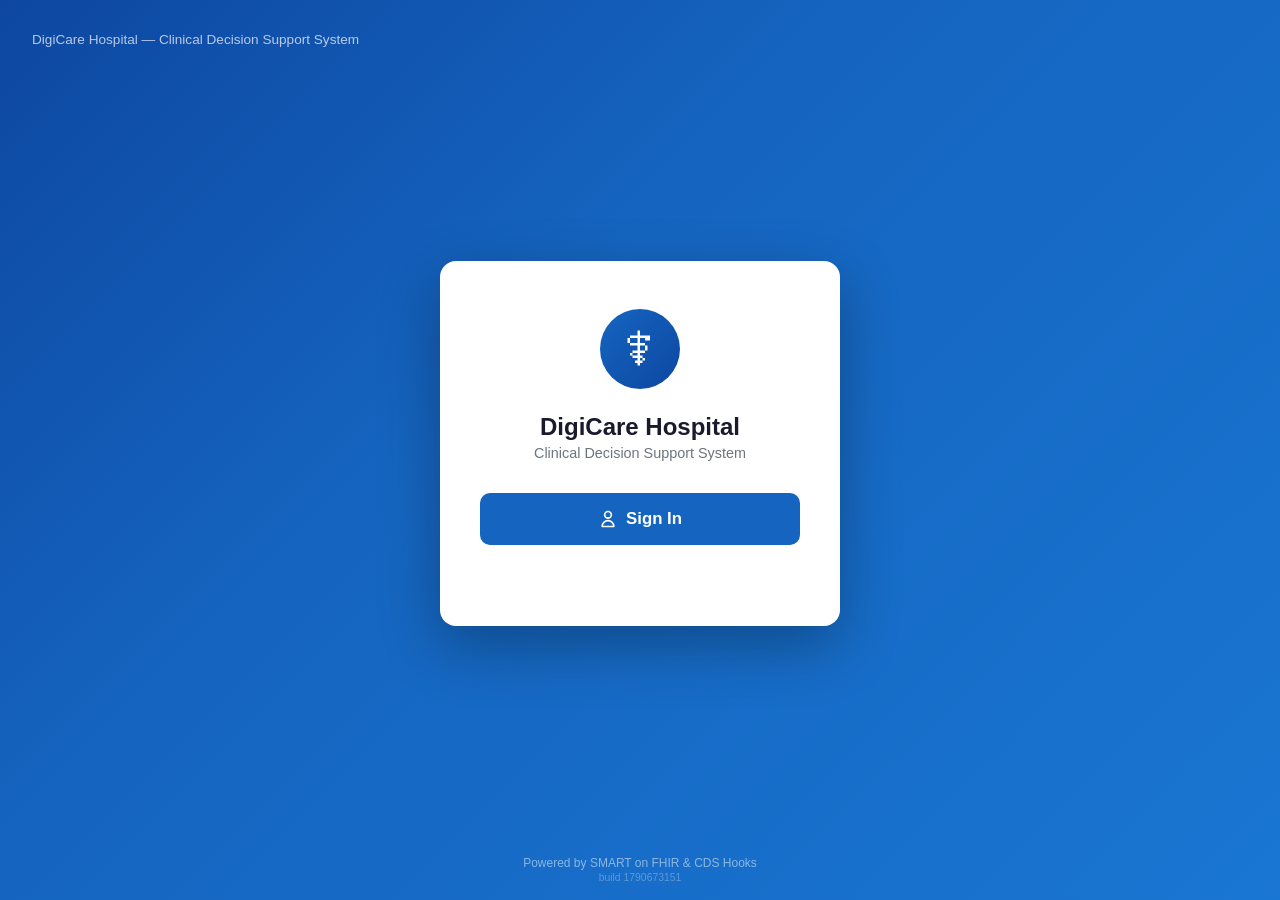
<file: index.html>
<!DOCTYPE html>
<html lang="zh-TW">
<head>
<meta charset="UTF-8">
<meta http-equiv="Cache-Control" content="no-cache, no-store, must-revalidate">
<meta http-equiv="Pragma" content="no-cache">
<meta name="viewport" content="width=device-width, initial-scale=1.0">
<title>DigiCare Hospital</title>
<link rel="stylesheet" href="styles.css?v=1790671926">
</head>
<body>
<div class="login-page">
  <div class="login-header">DigiCare Hospital &mdash; Clinical Decision Support System</div>
  <div class="login-center">
    <div class="login-card">
      <div class="hospital-icon">&#x2695;</div>
      <h1>DigiCare Hospital</h1>
      <p class="subtitle">Clinical Decision Support System</p>
      <button class="login-btn" id="loginBtn" onclick="doLogin()">
        <svg width="20" height="20" fill="none" stroke="currentColor" viewBox="0 0 24 24"><path stroke-linecap="round" stroke-linejoin="round" stroke-width="2" d="M16 7a4 4 0 11-8 0 4 4 0 018 0zM12 14a7 7 0 00-7 7h14a7 7 0 00-7-7z"/></svg>
        Sign In
      </button>
      <div class="login-status" id="loginStatus"></div>
      <div id="errorGuide" hidden style="text-align:left;margin-top:1.5rem;padding:1rem;background:#fff8f0;border:1px solid #ffe0b2;border-radius:8px;font-size:.82rem;color:#5d4037;line-height:1.6;">
        <div style="font-weight:600;margin-bottom:.5rem;color:#e65100;">無法連線至伺服器</div>
        <p style="margin-bottom:.5rem;">這通常是因為瀏覽器尚未信任伺服器的憑證。請依以下步驟操作：</p>
        <ol style="padding-left:1.2rem;margin:0;">
          <li>點擊開啟 <a href="#" id="trustLink1" target="_blank" style="color:#1565c0;font-weight:500;">伺服器 1</a>，選擇「進階」→「繼續前往（不安全）」</li>
          <li id="trustStep2">點擊開啟 <a href="#" id="trustLink2" target="_blank" style="color:#1565c0;font-weight:500;">伺服器 2</a>，同樣操作</li>
          <li>回到本頁，重新點擊「Sign In」</li>
        </ol>
        <div style="margin-top:.6rem;font-size:.75rem;color:#8d6e63;">每個瀏覽器設定檔只需執行一次。</div>
      </div>
    </div>
  </div>
  <div class="login-footer">Powered by SMART on FHIR &amp; CDS Hooks<br><span style="font-size:.65rem;opacity:.6">build 1790673151</span></div>
</div>

<script src="config.js?v=1790671926"></script>
<script>
(function(){
  var ps = new URLSearchParams(location.search);
  if (ps.has('code') || ps.has('state')) {
    location.replace('app.html' + location.search);
    return;
  }
})();
function doLogin() {
  var btn = document.getElementById('loginBtn');
  var status = document.getElementById('loginStatus');
  btn.disabled = true;
  status.textContent = 'Connecting...';

  var secret = CFG.CLIENT_SECRET;
  var basicInner = btoa(secret);
  var basicAuth = btoa(CFG.CLIENT_ID + ':' + basicInner);

  var body = 'client_id=' + encodeURIComponent(CFG.CLIENT_ID)
    + '&patient=' + encodeURIComponent(CFG.DEFAULT_PATIENT)
    + '&provider=' + encodeURIComponent(CFG.DEFAULT_PROVIDER)
    + '&user_type=practitioner';

  fetch(CFG.BASE + '/dgrv4/ssotoken/smart/launch', {
    method: 'POST',
    headers: { 'Content-Type': 'application/x-www-form-urlencoded' },
    body: body
  })
  .then(function(r) { return r.json(); })
  .then(function(d) {
    if (!d.launch) throw new Error('Launch failed');
    status.textContent = 'Redirecting...';
    sessionStorage.setItem('ehr_launched', '1');
    sessionStorage.setItem('cfgP', CFG.DEFAULT_PATIENT);
    sessionStorage.setItem('cfgC', CFG.CLIENT_ID);
    var iss = CFG.BASE + '/smart-on-fhir/digiCare/fhir';
    window.location.href = 'launch.html?iss=' + encodeURIComponent(iss) + '&launch=' + encodeURIComponent(d.launch);
  })
  .catch(function(e) {
    btn.disabled = false;
    if (e.message === 'Failed to fetch') {
      status.innerHTML = '<span style="color:#c62828;font-weight:600">無法連線至伺服器</span>';
      var guide = document.getElementById('errorGuide');
      if (guide) {
        guide.hidden = false;
        var tl1 = document.getElementById('trustLink1');
        var tl2 = document.getElementById('trustLink2');
        var step2 = document.getElementById('trustStep2');
        if (tl1) { tl1.href = CFG.BASE; tl1.textContent = CFG.BASE.replace('https://',''); }
        if (tl2 && CFG.CDS_BASE && CFG.CDS_BASE !== CFG.BASE) { tl2.href = CFG.CDS_BASE; tl2.textContent = CFG.CDS_BASE.replace('https://',''); }
        else if (step2) { step2.hidden = true; }
      }
    } else {
      status.innerHTML = '<span style="color:#c62828">' + e.message + '</span>';
    }
  });
}
</script>
</body>
</html>
</file>
<file: styles.css>
:root {
  --primary: #1565c0;
  --primary-dark: #0d47a1;
  --primary-light: #e3f2fd;
  --bg: #1e1e2e;
  --bg-surface: #2a2a3e;
  --bg-card: #33334a;
  --text: #e8e8f0;
  --text-muted: #9e9eb8;
  --border: #3a3a52;
  --accent-info: #42a5f5;
  --accent-warn: #ffa726;
  --accent-crit: #ef5350;
  --accent-ok: #66bb6a;
  --radius: 10px;
  --radius-sm: 6px;
}
* { margin: 0; padding: 0; box-sizing: border-box; }
body { font-family: -apple-system, BlinkMacSystemFont, 'Segoe UI', Roboto, 'Noto Sans TC', sans-serif; background: var(--bg); color: var(--text); min-height: 100vh; overflow: hidden; }

/* ===== Login (index.html) ===== */
.login-page { min-height: 100vh; display: flex; flex-direction: column; background: linear-gradient(135deg, #0d47a1 0%, #1565c0 40%, #1976d2 100%); }
.login-header { padding: 2rem 2rem 0; color: rgba(255,255,255,.7); font-size: .85rem; }
.login-center { flex: 1; display: flex; align-items: center; justify-content: center; padding: 2rem; }
.login-card { background: #fff; border-radius: 16px; padding: 3rem 2.5rem; width: 100%; max-width: 400px; text-align: center; box-shadow: 0 20px 60px rgba(0,0,0,.3); color: #1a1a2e; }
.login-card .hospital-icon { width: 80px; height: 80px; background: linear-gradient(135deg, var(--primary), var(--primary-dark)); border-radius: 50%; display: flex; align-items: center; justify-content: center; margin: 0 auto 1.5rem; font-size: 2.5rem; color: #fff; }
.login-card h1 { font-size: 1.5rem; font-weight: 700; margin-bottom: .25rem; color: #1a1a2e; }
.login-card .subtitle { color: #6c757d; font-size: .9rem; margin-bottom: 2rem; }
.login-btn { display: flex; align-items: center; justify-content: center; gap: .5rem; width: 100%; padding: 1rem; background: var(--primary); color: #fff; border: none; border-radius: var(--radius); font-size: 1.05rem; font-weight: 600; cursor: pointer; transition: all .2s; }
.login-btn:hover { background: var(--primary-dark); }
.login-btn:disabled { opacity: .5; cursor: not-allowed; }
.login-footer { color: rgba(255,255,255,.5); font-size: .75rem; padding: 1rem; text-align: center; }
.login-status { margin-top: 1rem; font-size: .85rem; color: #6c757d; min-height: 1.2em; }

/* ===== Topbar ===== */
.app-topbar { background: var(--bg-surface); border-bottom: 1px solid var(--border); padding: .6rem 1.25rem; display: flex; align-items: center; gap: .75rem; height: 52px; }
.app-topbar .logo { width: 32px; height: 32px; background: var(--primary); border-radius: 8px; display: flex; align-items: center; justify-content: center; font-size: 1rem; color: #fff; }
.app-topbar .title { font-size: .95rem; font-weight: 600; }
.app-topbar .spacer { flex: 1; }
.app-topbar .user-area { display: flex; align-items: center; gap: .6rem; }
.app-topbar .user-area span { font-size: .85rem; color: var(--text-muted); }
.logout-btn { background: transparent; border: 1px solid var(--border); color: var(--text-muted); padding: .3rem .7rem; border-radius: var(--radius-sm); cursor: pointer; font-size: .75rem; }
.logout-btn:hover { border-color: var(--accent-crit); color: var(--accent-crit); }

/* ===== Layout ===== */
.app-body { display: flex; height: calc(100vh - 52px); overflow: hidden; }

/* Left */
.panel-left { width: 240px; min-width: 240px; background: var(--bg-surface); border-right: 1px solid var(--border); display: flex; flex-direction: column; }
.panel-left .panel-header { padding: .75rem 1rem; font-size: .8rem; font-weight: 600; color: var(--text-muted); text-transform: uppercase; letter-spacing: .5px; border-bottom: 1px solid var(--border); }
.panel-left .patient-list { flex: 1; overflow-y: auto; padding: .5rem; }
.patient-item { display: flex; align-items: center; gap: .6rem; padding: .6rem .75rem; border-radius: var(--radius-sm); cursor: pointer; transition: background .15s; margin-bottom: 2px; }
.patient-item:hover { background: var(--bg-card); }
.patient-item.active { background: var(--primary); color: #fff; }
.patient-item.active .patient-id { color: rgba(255,255,255,.7); }
.patient-item img { width: 36px; height: 36px; border-radius: 50%; background: var(--bg-card); flex-shrink: 0; }
.patient-item .patient-info { overflow: hidden; }
.patient-item .patient-name { font-size: .85rem; font-weight: 500; white-space: nowrap; overflow: hidden; text-overflow: ellipsis; }
.patient-item .patient-id { font-size: .7rem; color: var(--text-muted); white-space: nowrap; overflow: hidden; text-overflow: ellipsis; }

/* Center */
.panel-center { flex: 1; display: flex; flex-direction: column; background: var(--bg); overflow: hidden; }
.center-content { flex: 1; overflow-y: auto; padding: 1.25rem; }
.detail-card { background: var(--bg-surface); border: 1px solid var(--border); border-radius: var(--radius); padding: 1.25rem; margin-bottom: 1rem; }
.detail-card h3 { font-size: .9rem; font-weight: 600; color: var(--primary-light); margin-bottom: .75rem; padding-bottom: .5rem; border-bottom: 1px solid var(--border); }
.patient-summary { display: flex; align-items: stretch; gap: 1.25rem; }
.patient-summary .avatar-side img { width: 140px; height: 140px; border-radius: 16px; border: 3px solid var(--primary); background: var(--bg-card); object-fit: cover; }
.patient-summary .info-side { flex: 1; display: flex; flex-direction: column; gap: .5rem; }
.patient-summary .name { font-size: 1.3rem; font-weight: 700; }
.patient-summary .meta { font-size: .85rem; color: var(--text-muted); }
.info-grid { display: grid; grid-template-columns: 1fr 1fr; gap: .5rem; }
.info-box { background: var(--bg-card); padding: .6rem .8rem; border-radius: var(--radius-sm); }
.info-box .label { font-size: .65rem; color: var(--text-muted); text-transform: uppercase; margin-bottom: .15rem; }
.info-box .value { font-size: .9rem; font-weight: 500; }

/* Tabs */
.tabs { display: flex; gap: .4rem; margin-bottom: .75rem; flex-wrap: wrap; }
.tab-btn { padding: .4rem .9rem; border: none; background: var(--bg-card); color: var(--text-muted); border-radius: var(--radius-sm); cursor: pointer; font-size: .8rem; transition: all .15s; }
.tab-btn:hover { color: var(--text); }
.tab-btn.active { background: var(--primary); color: #fff; }
.tab-pane { display: none; }
.tab-pane.active { display: block; }
.res-list { list-style: none; }
.res-item { padding: .6rem .8rem; background: var(--bg-card); border-radius: var(--radius-sm); margin-bottom: .4rem; border-left: 3px solid var(--primary); }
.res-item .res-name { font-weight: 600; font-size: .85rem; margin-bottom: .2rem; }
.res-item .res-detail { font-size: .75rem; color: var(--text-muted); }
.no-data { text-align: center; padding: 2rem; color: var(--text-muted); font-size: .85rem; }
.raw-json { font-family: 'SF Mono', 'Fira Code', monospace; font-size: .75rem; background: var(--bg-card); padding: 1rem; border-radius: var(--radius-sm); max-height: 400px; overflow: auto; white-space: pre-wrap; word-break: break-all; color: var(--accent-info); }

/* Draft panel */
.draft-panel { border-top: 1px solid var(--border); background: var(--bg-surface); max-height: 160px; overflow-y: auto; }
.draft-header { padding: .5rem 1rem; font-size: .75rem; font-weight: 600; color: var(--text-muted); text-transform: uppercase; }
.draft-list { padding: 0 .75rem .5rem; }
.draft-item { display: flex; align-items: center; gap: .5rem; padding: .35rem .6rem; background: var(--bg-card); border-radius: var(--radius-sm); margin-bottom: .25rem; font-size: .8rem; }
.draft-item .draft-kind { font-size: .65rem; padding: .1rem .4rem; border-radius: 3px; font-weight: 600; }
.draft-item .draft-kind.med { background: var(--accent-info); color: #fff; }
.draft-item .draft-kind.lab { background: var(--accent-ok); color: #fff; }
.draft-item .draft-text { flex: 1; }
.draft-item .draft-remove { background: none; border: none; color: var(--text-muted); cursor: pointer; font-size: .9rem; padding: 0 .25rem; }
.draft-item .draft-remove:hover { color: var(--accent-crit); }

/* Action bar */
.action-bar { display: flex; gap: .4rem; padding: .6rem 1rem; background: var(--bg-surface); border-top: 1px solid var(--border); flex-wrap: wrap; }
.act-btn { padding: .45rem .8rem; border: none; border-radius: var(--radius-sm); font-size: .8rem; font-weight: 500; cursor: pointer; transition: all .15s; }
.act-start { background: var(--accent-ok); color: #fff; }
.act-med { background: var(--accent-info); color: #fff; }
.act-lab { background: #ab47bc; color: #fff; }
.act-sign { background: var(--accent-warn); color: #111; }
.act-end { background: var(--accent-crit); color: #fff; }
.act-btn:hover { filter: brightness(1.15); }
.act-dropdown { position: relative; }
.act-dropdown-menu { display: none; position: absolute; bottom: 100%; left: 0; background: var(--bg-surface); border: 1px solid var(--border); border-radius: var(--radius-sm); min-width: 180px; padding: .25rem 0; z-index: 200; box-shadow: 0 4px 16px rgba(0,0,0,.4); }
.act-dropdown:hover .act-dropdown-menu { display: block; }
.act-dropdown-menu button { display: block; width: 100%; text-align: left; padding: .4rem .8rem; border: none; background: none; color: var(--text); font-size: .8rem; cursor: pointer; }
.act-dropdown-menu button:hover { background: var(--bg-card); }

/* Right panel */
.panel-right { width: 340px; min-width: 340px; background: var(--bg-surface); border-left: 1px solid var(--border); display: flex; flex-direction: column; overflow: hidden; }
.panel-right .panel-header { padding: .6rem 1rem; font-size: .8rem; font-weight: 600; color: var(--text-muted); text-transform: uppercase; letter-spacing: .5px; border-bottom: 1px solid var(--border); display: flex; align-items: center; gap: .5rem; }
.panel-right .panel-header .dot { width: 8px; height: 8px; border-radius: 50%; background: var(--accent-ok); }
.chat-feed { flex: 1; overflow-y: auto; padding: .5rem; display: flex; flex-direction: column; gap: .4rem; }

/* Doctor card */
.doctor-card { padding: 1.25rem; border-bottom: 1px solid var(--border); display: flex; align-items: center; gap: 1rem; }
.doctor-card img { width: 84px; height: 84px; border-radius: 16px; border: 2px solid var(--accent-ok); background: var(--bg-card); object-fit: cover; flex-shrink: 0; }
.doctor-card .doctor-info { flex: 1; }
.doctor-card .doctor-name { font-size: 1.05rem; font-weight: 700; }
.doctor-card .doctor-role { font-size: .8rem; color: var(--text-muted); margin-top: .15rem; }
.doctor-card .doctor-dept { font-size: .75rem; color: var(--text-muted); margin-top: .1rem; }
.doctor-card .doctor-status { display: flex; align-items: center; gap: .35rem; font-size: .75rem; color: var(--accent-ok); margin-top: .35rem; }
.doctor-card .doctor-status .dot { width: 7px; height: 7px; border-radius: 50%; background: var(--accent-ok); }

/* CDS Cards */
.cds-card { background: var(--bg-card); border-radius: var(--radius-sm); padding: .6rem .8rem; font-size: .8rem; border-left: 3px solid var(--accent-info); animation: cardIn .3s ease; }
.cds-card.warn { border-left-color: var(--accent-warn); }
.cds-card.crit { border-left-color: var(--accent-crit); background: rgba(239,83,80,.08); }
.cds-card .card-source { font-size: .65rem; color: var(--text-muted); margin-bottom: .15rem; display: flex; justify-content: space-between; }
.cds-card .card-source .card-timer { color: var(--accent-crit); font-weight: 600; }
.cds-card .card-summary { font-weight: 500; margin-bottom: .3rem; }
.cds-card .card-detail { font-size: .75rem; color: var(--text-muted); margin-bottom: .4rem; white-space: pre-line; line-height: 1.4; }
.cds-card .card-detail strong { color: var(--text); font-weight: 600; }
.cds-card .card-actions { display: flex; gap: .3rem; flex-wrap: wrap; margin-top: .3rem; }
.cds-card .card-actions button { padding: .25rem .6rem; border-radius: 4px; font-size: .7rem; cursor: pointer; border: none; transition: all .15s; }
.cds-card .sug-btn { background: var(--primary); color: #fff; }
.cds-card .sug-btn:hover { filter: brightness(1.2); }
.cds-card .sug-btn:disabled { opacity: .4; cursor: default; filter: none; }
.cds-card .skip-btn { background: var(--bg-surface); color: var(--text-muted); border: 1px solid var(--border); }
.cds-card .skip-btn:hover { color: var(--accent-crit); border-color: var(--accent-crit); }
.cds-card .link-btn { background: none; color: var(--accent-info); text-decoration: underline; border: none; padding: .2rem .4rem; font-size: .7rem; cursor: pointer; }
.cds-card .override-select { font-size: .7rem; padding: .2rem; background: var(--bg-surface); color: var(--text); border: 1px solid var(--border); border-radius: 4px; margin-top: .3rem; }
.cds-card .card-accepted { font-size: .7rem; color: var(--accent-ok); margin-top: .3rem; }
.cds-card .card-skipped { font-size: .7rem; color: var(--text-muted); margin-top: .3rem; }

@keyframes cardIn { from { opacity: 0; transform: translateY(10px); } to { opacity: 1; transform: translateY(0); } }

/* Danmaku */
.danmaku-layer { position: fixed; top: 52px; left: 240px; right: 340px; bottom: 0; pointer-events: none; overflow: hidden; z-index: 100; }
.danmaku-text { position: absolute; white-space: nowrap; font-weight: 700; padding: .3rem .8rem; border-radius: 6px; animation: danmakuFly linear forwards; pointer-events: none; }


@keyframes danmakuFly { from { right: -100%; } to { right: 120%; } }

/* Spinner */
.spinner { border: 3px solid var(--border); border-top: 3px solid var(--primary); border-radius: 50%; width: 28px; height: 28px; animation: spin 1s linear infinite; margin: 0 auto; }
@keyframes spin { to { transform: rotate(360deg); } }
.loading-center { text-align: center; padding: 3rem; }
.loading-center p { color: var(--text-muted); font-size: .85rem; margin-top: .75rem; }

/* Responsive */
@media (max-width: 900px) { .panel-left { width: 180px; min-width: 180px; } .panel-right { width: 280px; min-width: 280px; } }


/* Card filter bar */
.card-filter { display: flex; gap: .3rem; padding: .4rem .5rem; border-bottom: 1px solid var(--border); flex-wrap: wrap; align-items: center; }
.card-filter button { padding: .2rem .5rem; border: 1px solid var(--border); background: none; color: var(--text-muted); border-radius: 4px; font-size: .65rem; cursor: pointer; }
.card-filter button.active { background: var(--primary); color: #fff; border-color: var(--primary); }
.card-filter button:hover { border-color: var(--text-muted); }
.card-filter .filter-spacer { flex: 1; }
.card-filter .filter-count { font-size: .6rem; color: var(--text-muted); }

/* Card collapsed/expanded */
.cds-card { cursor: pointer; transition: opacity .5s; }
.cds-card .card-detail { display: none; }
.cds-card.expanded .card-detail { display: block; }
.cds-card .card-expand-hint { font-size: .6rem; color: var(--text-muted); float: right; }
.cds-card.dismissing { opacity: 0; transition: opacity 1s; }

/* Danmaku controls */
.danmaku-controls { position: absolute; top: 8px; right: 8px; z-index: 101; display: flex; gap: .4rem; align-items: center; pointer-events: auto; background: rgba(30,30,46,.85); padding: .3rem .6rem; border-radius: 6px; border: 1px solid var(--border); }
.danmaku-controls label { font-size: .65rem; color: var(--text-muted); }
.danmaku-controls input[type=range] { width: 60px; height: 4px; accent-color: var(--primary); }
.danmaku-controls button { padding: .15rem .4rem; border: 1px solid var(--border); background: none; color: var(--text-muted); border-radius: 4px; font-size: .6rem; cursor: pointer; }
.danmaku-controls button.active { background: var(--accent-crit); color: #fff; border-color: var(--accent-crit); }

/* Danmaku severity effects */
.danmaku-text { text-shadow: 0 2px 8px rgba(0,0,0,.6); }
.danmaku-text.info { color: var(--accent-info); font-size: 1rem; opacity: .7; }
.danmaku-text.warn { color: var(--accent-warn); font-size: 1.15rem; text-shadow: 0 2px 12px rgba(255,167,38,.5); }
.danmaku-text.crit { color: var(--accent-crit); font-size: 1.4rem; text-shadow: 0 0 20px rgba(239,83,80,.7), 0 0 40px rgba(239,83,80,.3); animation-name: danmakuFlyCrit; }
@keyframes danmakuFlyCrit { 0% { right: -100%; transform: scale(1); } 50% { transform: scale(1.1); } 100% { right: 120%; transform: scale(1); } }
</file>
